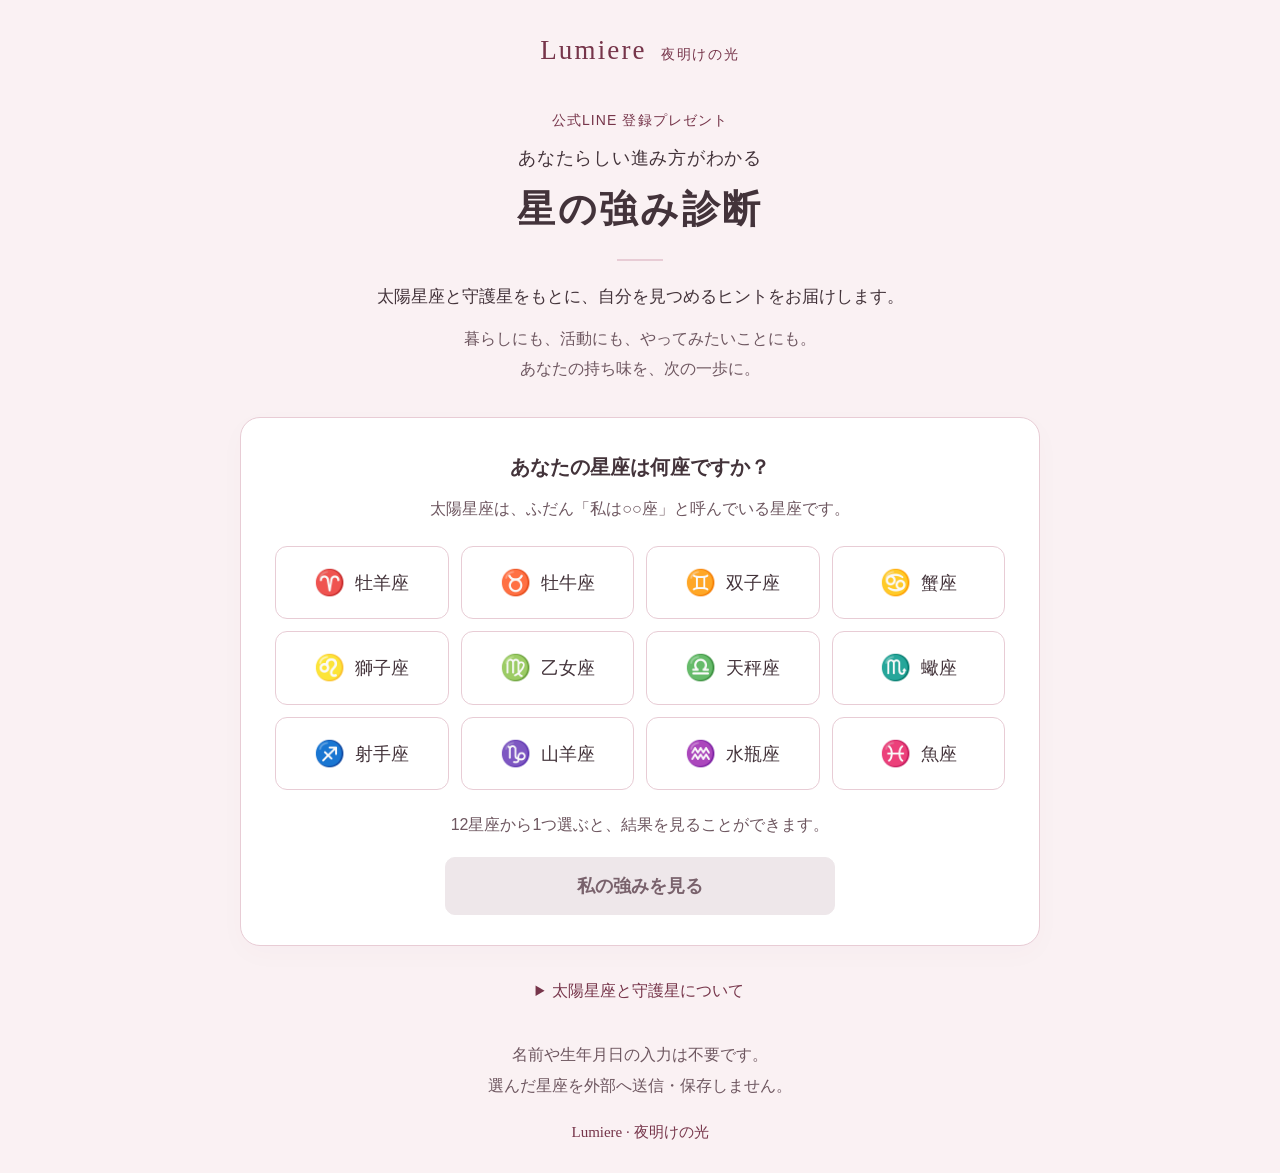
<file: index.html>
<!doctype html>
<html lang="ja">
<head>
  <meta charset="utf-8">
  <meta name="viewport" content="width=device-width, initial-scale=1">
  <title>あなたらしい進み方がわかる｜星の強み診断</title>
  <meta name="description" content="太陽星座と守護星をもとに、自分を見つめるヒントをお届けします。12星座から選んで、あなたの強みと自分らしい進み方を見つけてみませんか。">
  <meta property="og:title" content="あなたらしい進み方がわかる｜星の強み診断">
  <meta property="og:description" content="太陽星座と守護星から、あなたの強みと今日から試せるヒントをお届けします。">
  <meta property="og:type" content="website">
  <meta property="og:locale" content="ja_JP">
  <meta property="og:site_name" content="Lumiere">
  <meta name="twitter:card" content="summary">
  <meta name="theme-color" content="#faf1f3">
  <link rel="icon" href="./favicon.svg" type="image/svg+xml">
  <link rel="stylesheet" href="./style.css?v=20261008-cta">
  <script src="./results.js" defer></script>
  <script src="./app.js" defer></script>
</head>
<body>
  <header class="brand"><span class="brand-name">Lumiere</span><span class="brand-caption">夜明けの光</span></header>
  <main id="main">
    <section id="selection" aria-labelledby="app-title">
      <div class="intro">
        <p class="eyebrow">公式LINE 登録プレゼント</p>
        <h1 id="app-title"><span>あなたらしい進み方がわかる</span>星の強み診断</h1>
        <div class="rule" aria-hidden="true"></div>
        <p>太陽星座と守護星をもとに、<br class="mobile-break">自分を見つめるヒントをお届けします。</p>
        <p class="intro-note">暮らしにも、活動にも、やってみたいことにも。<br>あなたの持ち味を、次の一歩に。</p>
      </div>
      <form id="diagnosis-form" class="selection-panel">
        <fieldset>
          <legend>あなたの星座は何座ですか？</legend>
          <p id="sign-help" class="help">太陽星座は、ふだん「私は○○座」と呼んでいる星座です。</p>
          <div id="sign-options" class="sign-grid" aria-describedby="sign-help"></div>
        </fieldset>
        <p id="selection-status" class="selection-status" role="status">12星座から1つ選ぶと、結果を見ることができます。</p>
        <button id="show-result" class="primary" type="submit" disabled>私の強みを見る</button>
      </form>
      <details class="explanation"><summary>太陽星座と守護星について</summary><p>太陽星座は、生まれたときに太陽が位置していた星座。守護星は、その星座の持ち味と結びつけて考える天体です。この診断では、蠍座は火星、水瓶座は土星、魚座は木星という対応を使っています。</p><p>結果は性格や未来を決めるものではありません。ご自身の経験と照らし合わせ、心に響くヒントを受け取ってください。</p></details>
    </section>
    <section id="result" class="result-panel" aria-labelledby="result-heading" hidden>
      <div class="result-header">
        <p class="eyebrow">あなたらしい進み方がわかる｜星の強み診断</p>
        <p class="sign-heading"><span id="result-symbol" aria-hidden="true"></span><span id="result-sign"></span></p>
        <p id="result-ruler" class="ruler"></p>
        <h2 id="result-heading" tabindex="-1"></h2>
      </div>
      <div id="result-sections" class="result-sections"></div>
      <aside class="consultation" aria-labelledby="consultation-heading">
        <h3 id="consultation-heading">自分に合った方向を、もっと知りたい方へ</h3>
        <a class="primary consultation-link" href="https://forms.gle/2g2UD7wtADty63gY6" target="_blank" rel="noopener noreferrer">まずは話を聞いてみる</a>
        <p>お問い合わせフォームが別のタブで開きます。</p>
      </aside>
      <div class="result-end"><p>いまの自分にしっくりくる言葉を、<br>ひとつ、持ち帰ってみてください。</p><button id="choose-again" class="secondary" type="button">星座を選び直す</button></div>
      <p class="result-note">太陽星座と守護星をもとにした、自分を見つめるヒントです。性格や未来を決めるものではありません。</p>
    </section>
    <noscript><p class="noscript">診断を表示するには、ブラウザーのJavaScriptを有効にしてください。</p></noscript>
  </main>
  <footer><p>名前や生年月日の入力は不要です。<br>選んだ星座を外部へ送信・保存しません。</p><span>Lumiere · 夜明けの光</span></footer>
</body>
</html>
</file>
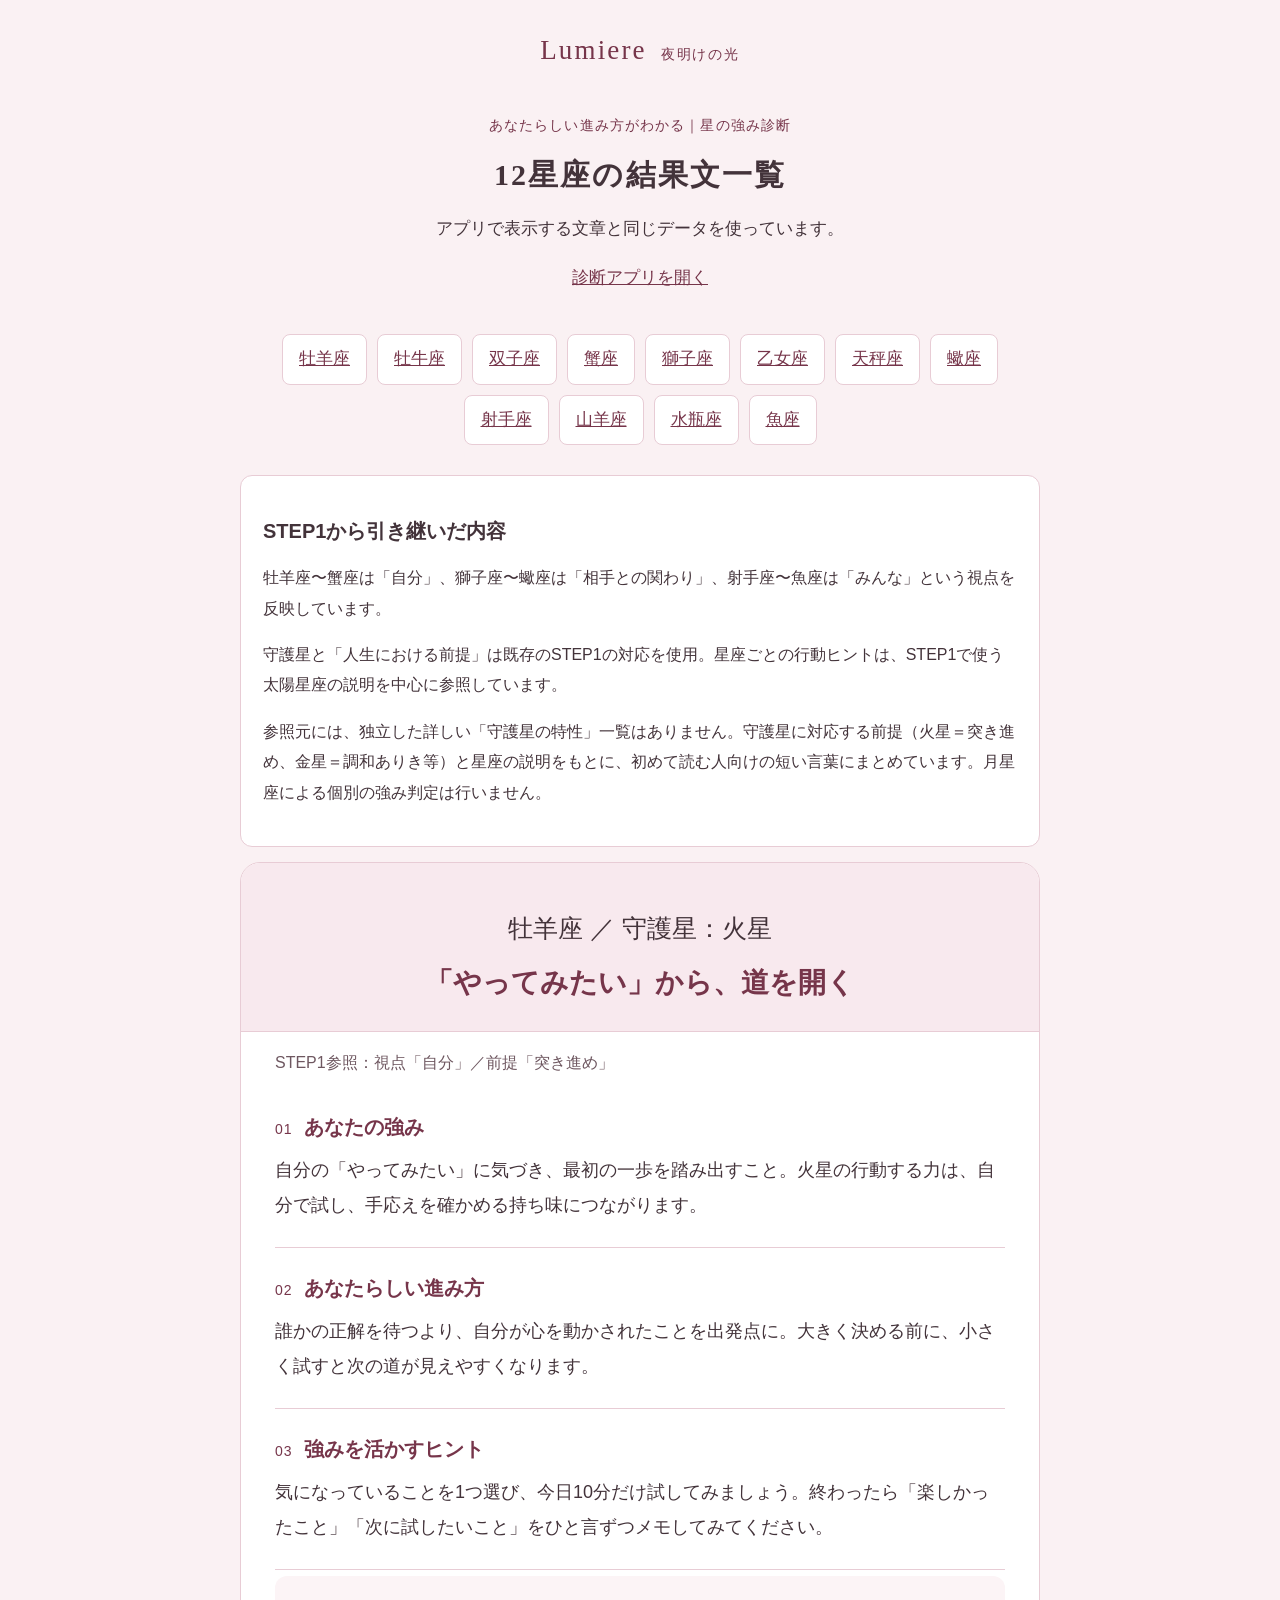
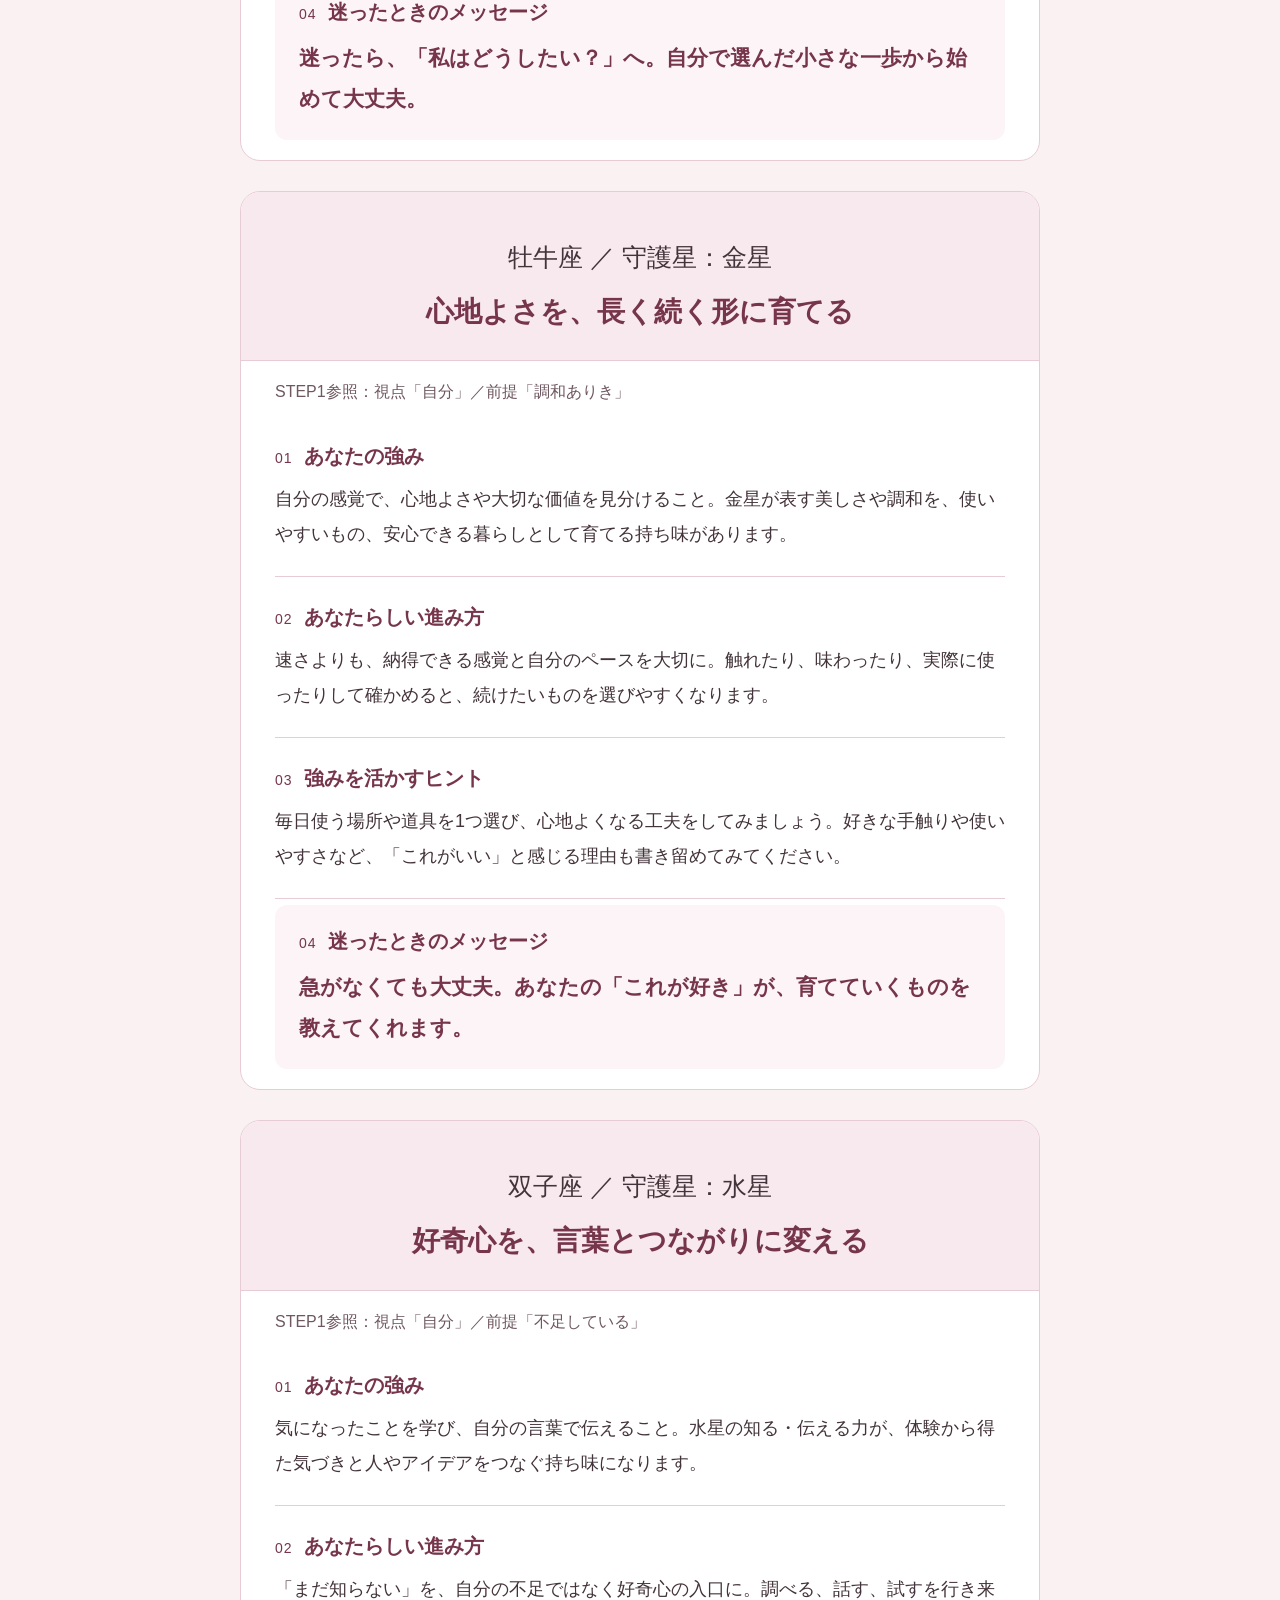
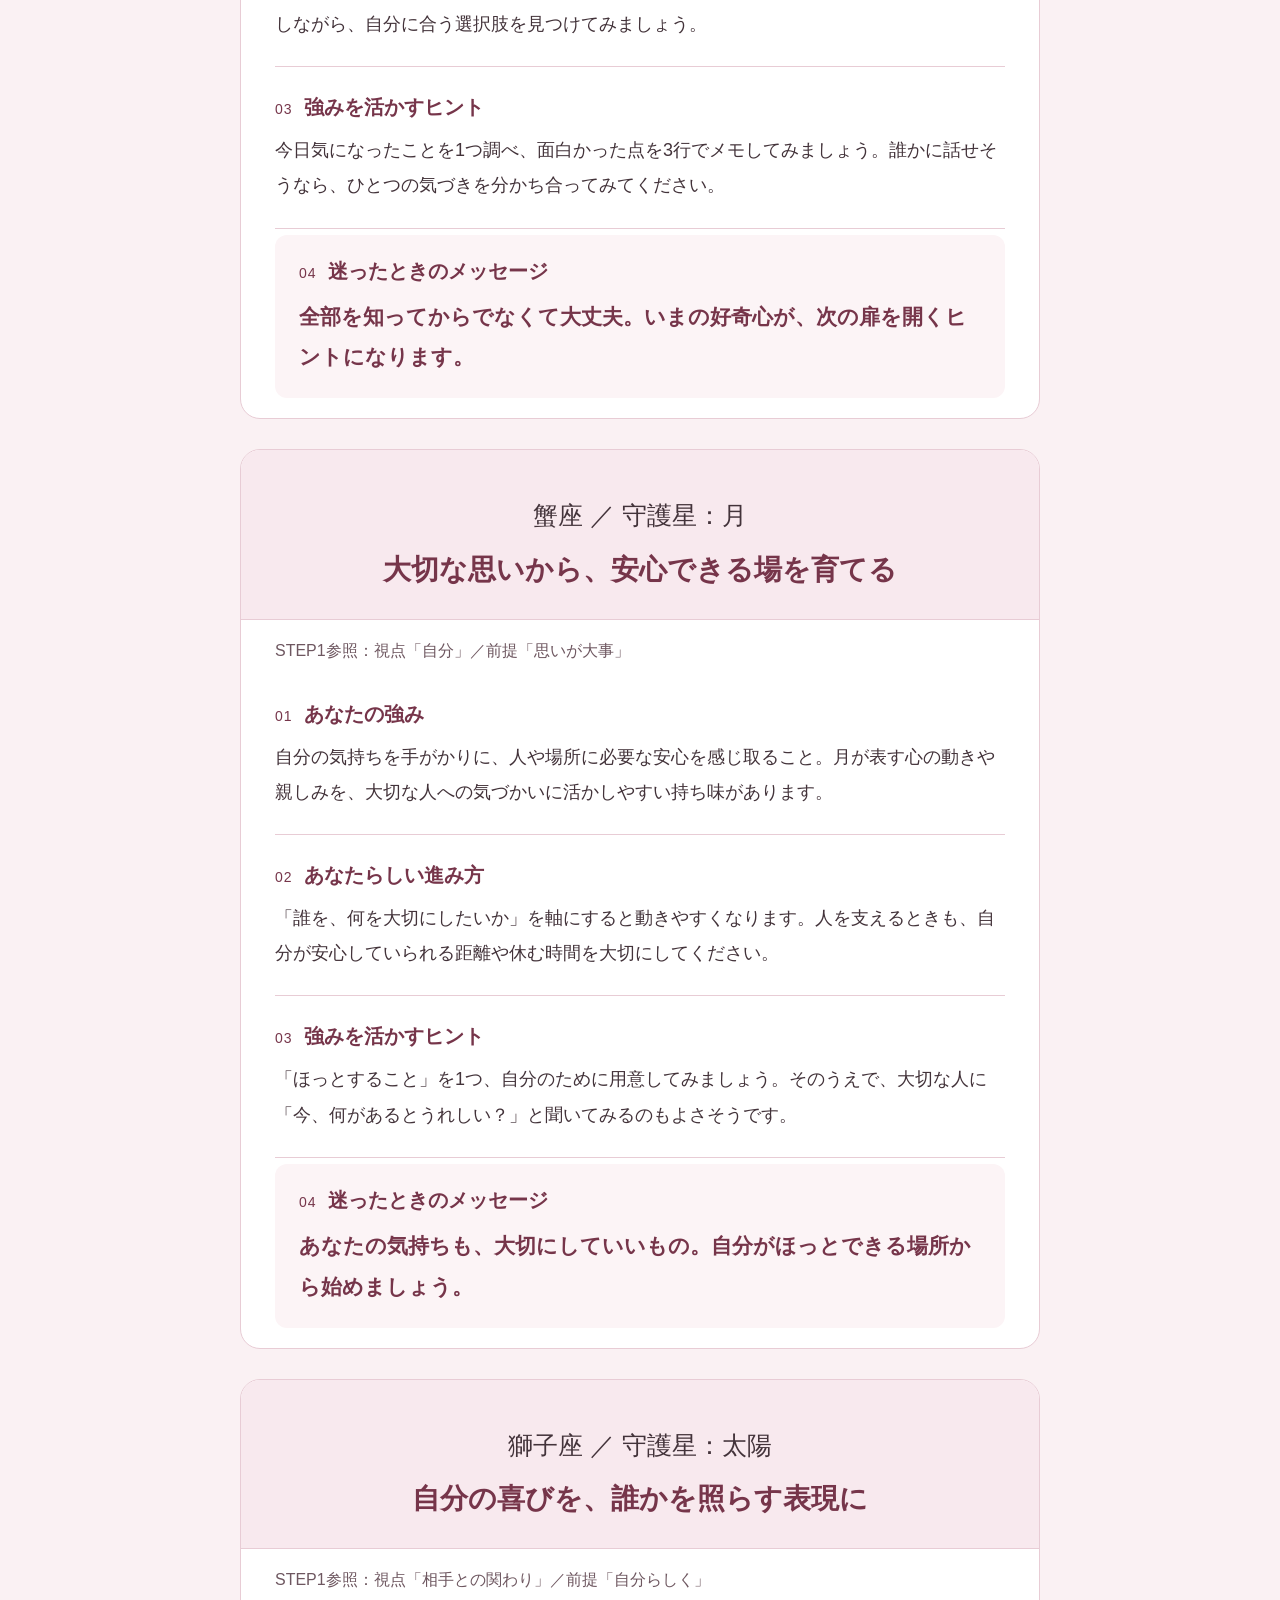
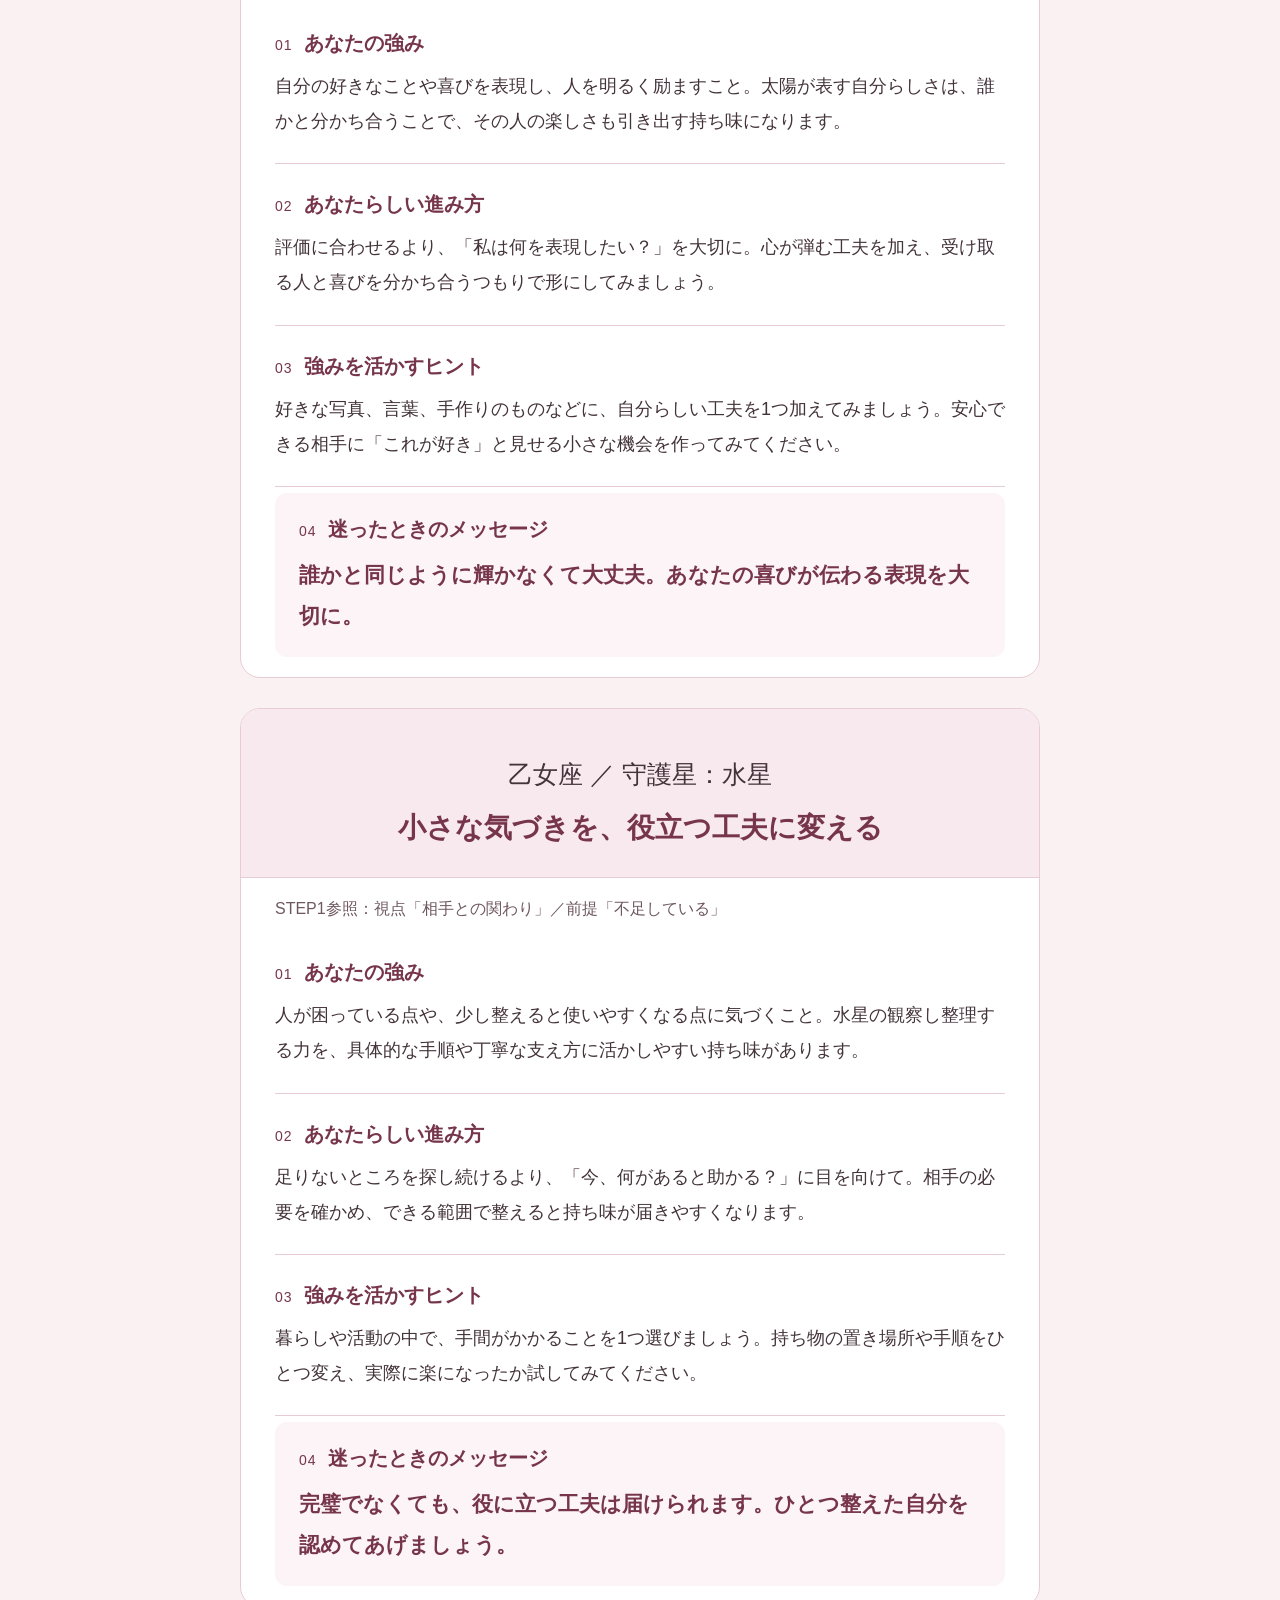
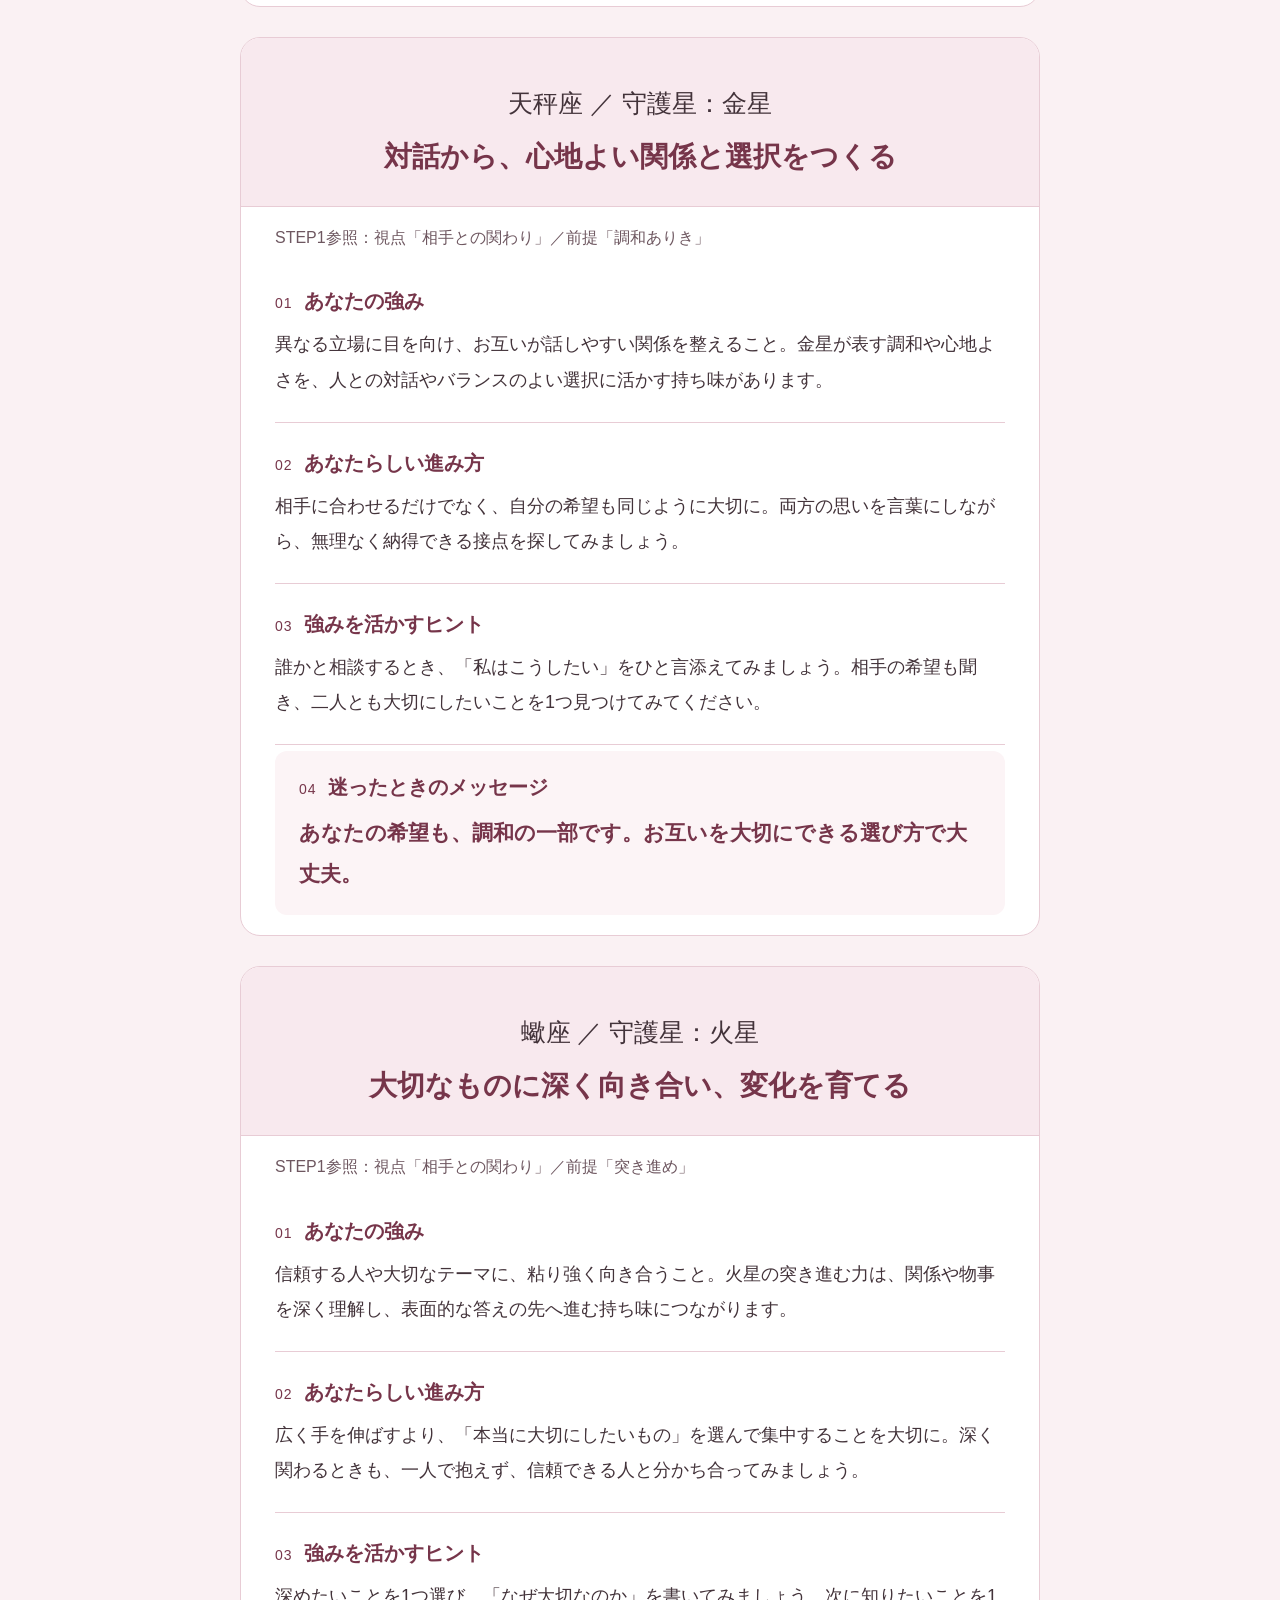
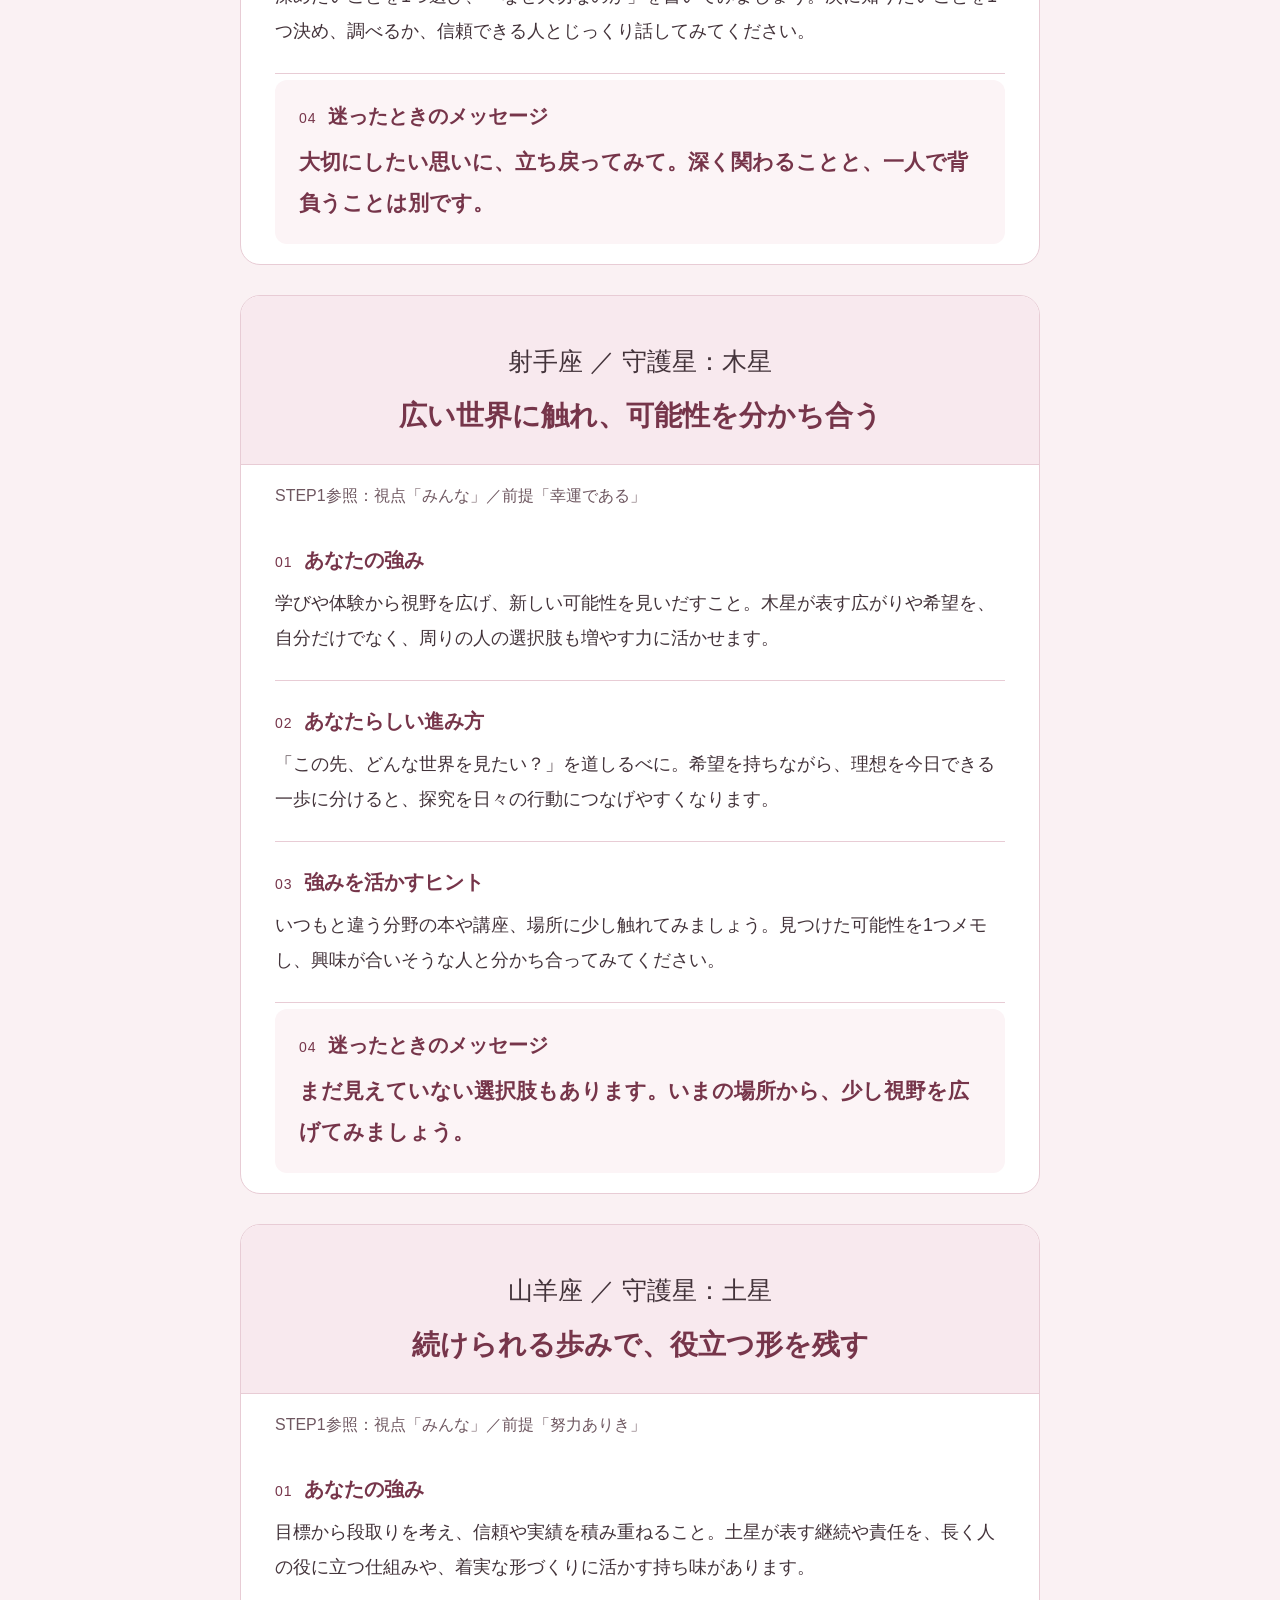
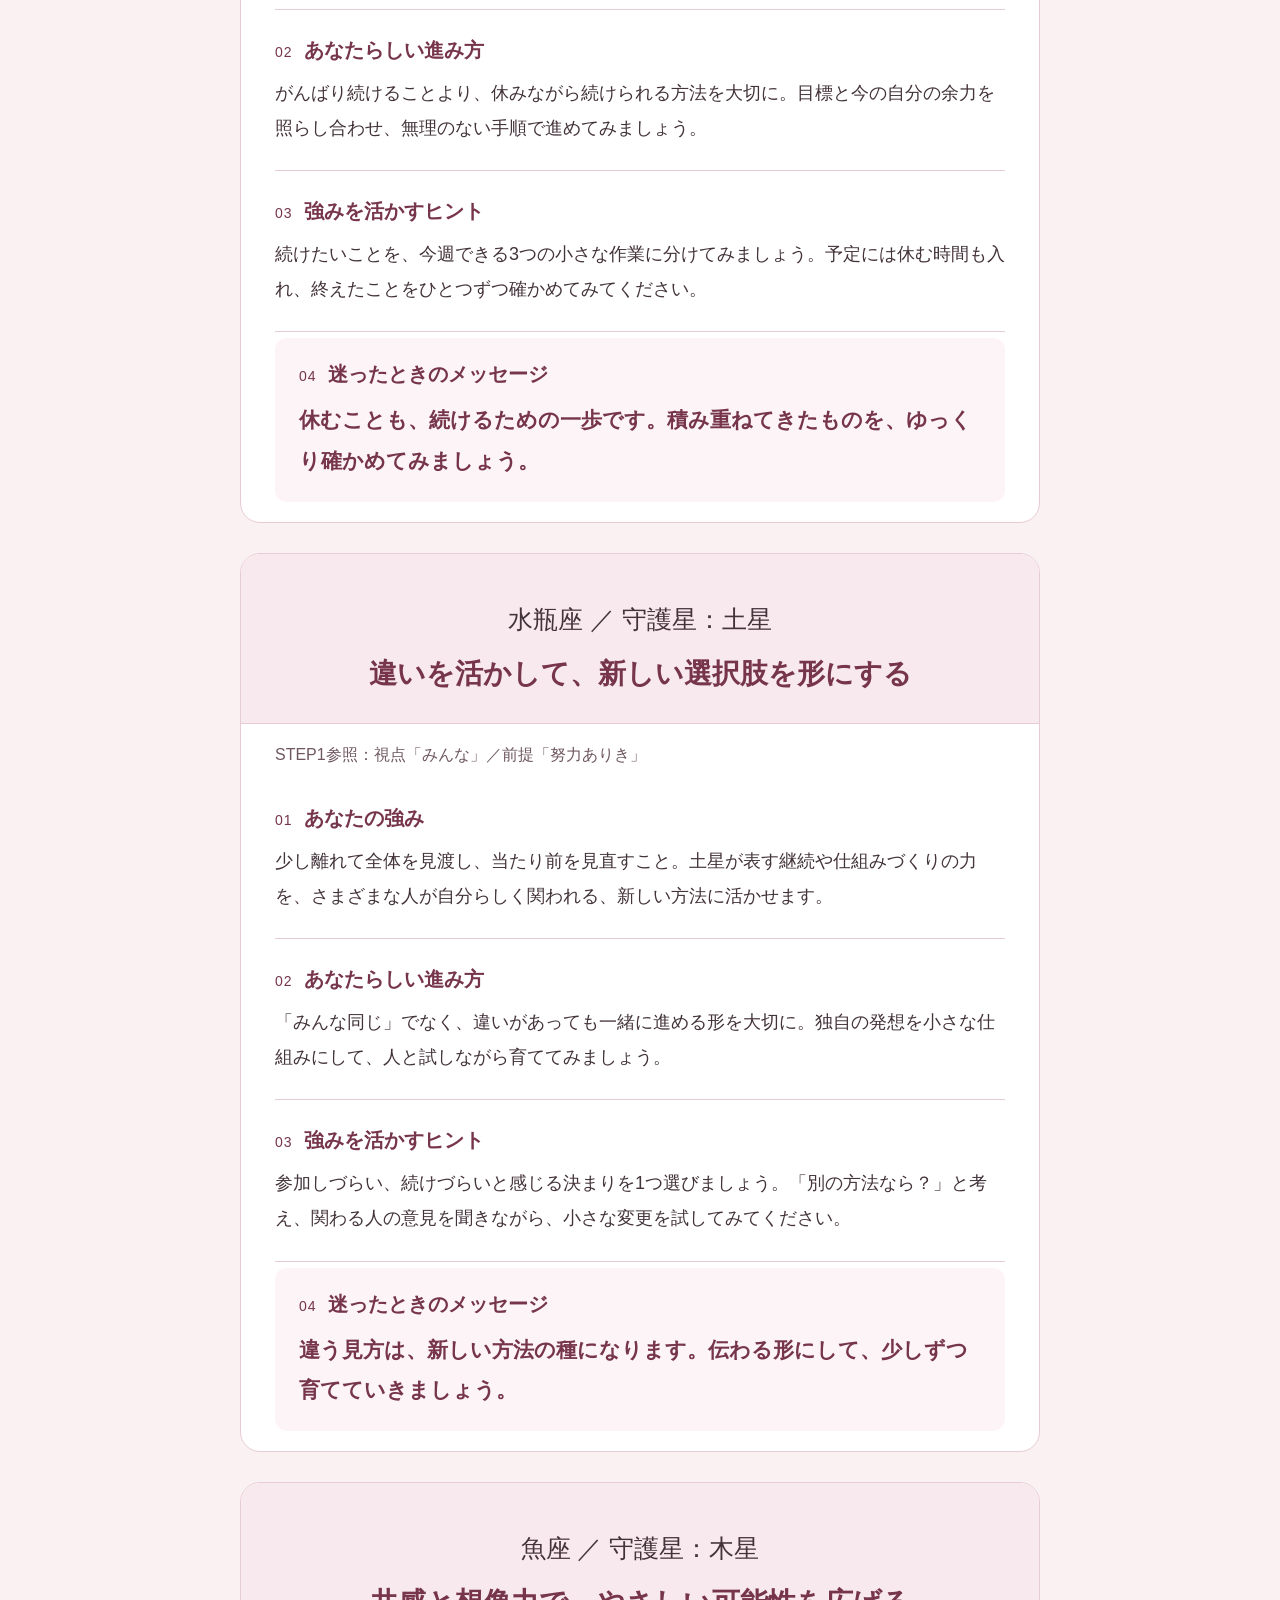
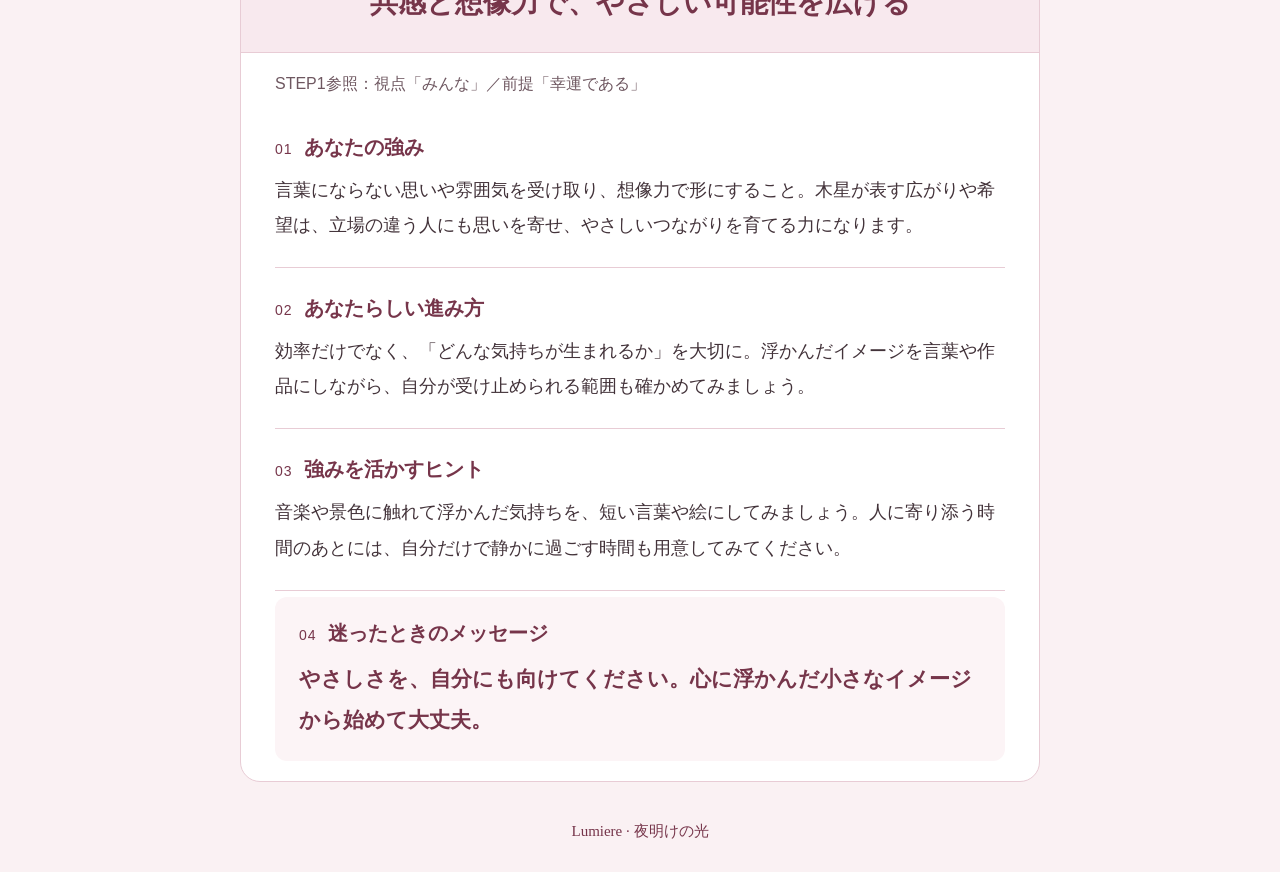
<file: results.html>
<!doctype html>
<html lang="ja">
<head>
  <meta charset="utf-8">
  <meta name="viewport" content="width=device-width, initial-scale=1">
  <meta name="robots" content="noindex">
  <title>12星座の結果文一覧｜星の強み診断</title>
  <link rel="icon" href="./favicon.svg" type="image/svg+xml">
  <link rel="stylesheet" href="./style.css">
  <script src="./results.js" defer></script>
  <script src="./app.js" defer></script>
</head>
<body>
  <header class="brand"><span class="brand-name">Lumiere</span><span class="brand-caption">夜明けの光</span></header>
  <main>
    <div class="review-intro"><p class="eyebrow">あなたらしい進み方がわかる｜星の強み診断</p><h1>12星座の結果文一覧</h1><p>アプリで表示する文章と同じデータを使っています。</p><a href="./index.html">診断アプリを開く</a></div>
    <nav id="review-index" class="review-index" aria-label="確認する星座"></nav>
    <aside class="review-provenance"><h2>STEP1から引き継いだ内容</h2><p>牡羊座〜蟹座は「自分」、獅子座〜蠍座は「相手との関わり」、射手座〜魚座は「みんな」という視点を反映しています。</p><p>守護星と「人生における前提」は既存のSTEP1の対応を使用。星座ごとの行動ヒントは、STEP1で使う太陽星座の説明を中心に参照しています。</p><p>参照元には、独立した詳しい「守護星の特性」一覧はありません。守護星に対応する前提（火星＝突き進め、金星＝調和ありき等）と星座の説明をもとに、初めて読む人向けの短い言葉にまとめています。月星座による個別の強み判定は行いません。</p></aside>
    <div id="all-results"></div>
    <noscript><p>一覧の表示には、ブラウザーのJavaScriptを有効にしてください。</p></noscript>
  </main>
  <footer><span>Lumiere · 夜明けの光</span></footer>
</body>
</html>
</file>
<file: style.css>
:root{color-scheme:light;--rose:#93485d;--rose-deep:#76354a;--ink:#43333a;--muted:#6e5760;--pink:#faf1f3;--line:#e8ccd5;--white:#fff;--serif:"Yu Mincho","Hiragino Mincho ProN",serif;--sans:"Yu Gothic","Hiragino Kaku Gothic ProN","Meiryo",sans-serif}
*{box-sizing:border-box}body{margin:0;background:var(--pink);color:var(--ink);font-family:var(--sans);font-size:17px;line-height:1.9}button,input{font:inherit}button{cursor:pointer}button:disabled{cursor:default}button,a,summary{-webkit-tap-highlight-color:transparent}button:focus-visible,a:focus-visible,summary:focus-visible{outline:3px solid var(--rose-deep);outline-offset:5px}[hidden]{display:none!important}p{margin:0 0 1em}h1,h2,h3{line-height:1.6;overflow-wrap:anywhere}main{width:min(100% - 40px,800px);margin:0 auto}.brand{display:flex;align-items:baseline;justify-content:center;gap:14px;padding:25px 20px 16px;color:var(--rose-deep)}.brand-name{font-family:var(--serif);font-size:27px;letter-spacing:.08em}.brand-caption{font-size:14px;letter-spacing:.13em}.intro{text-align:center;padding:15px 0 22px}.eyebrow{color:var(--rose-deep);font-size:14px;letter-spacing:.08em;margin-bottom:12px}h1{font-family:var(--serif);font-size:38px;letter-spacing:.07em;margin:0 0 14px;font-weight:600}h1 span{display:block;font-family:var(--sans);font-size:18px;font-weight:500;letter-spacing:.04em;margin-bottom:6px}.rule{width:46px;height:2px;background:var(--line);margin:20px auto}.intro>p{margin-bottom:10px}.intro-note{color:var(--muted);font-size:16px}.mobile-break{display:none}.selection-panel{background:white;border:1px solid var(--line);border-radius:20px;padding:30px 34px;box-shadow:0 8px 28px #76354a06}fieldset{border:0;padding:0;margin:0;min-width:0}legend{padding:0;width:100%;text-align:center;font-size:20px;font-weight:700} .help{font-size:16px;color:var(--muted);text-align:center;margin:8px 0 22px}.sign-grid{display:grid;grid-template-columns:repeat(4,minmax(0,1fr));gap:12px}.sign-option{position:relative;cursor:pointer}.sign-option input{position:absolute;width:1px;height:1px;opacity:0}.sign-face{border:1px solid var(--line);border-radius:12px;display:flex;align-items:center;justify-content:center;gap:10px;min-height:65px;padding:12px 6px;font-size:18px;background:#fff;color:var(--ink)}.sign-symbol{font-family:"Segoe UI Symbol",sans-serif;font-size:25px;color:var(--rose)}.sign-option:hover .sign-face{background:#fdf5f7;border-color:var(--rose)}.sign-option input:checked+.sign-face{background:#f7e5ec;border:2px solid var(--rose);font-weight:700;padding:11px 5px}.sign-option input:checked+.sign-face::after{content:"✓";color:var(--rose-deep);font-size:14px}.sign-option input:focus-visible+.sign-face{outline:3px solid var(--rose-deep);outline-offset:3px}.selection-status{text-align:center;font-size:16px;color:var(--muted);margin:20px 0 16px}.primary,.secondary{display:block;width:min(100%,390px);margin:auto;min-height:58px;border-radius:10px;padding:12px 20px;font-size:18px;font-weight:700;line-height:1.7}.primary{background:var(--rose);color:white;border:1px solid var(--rose)}.primary:hover:enabled{background:var(--rose-deep)}.primary:disabled{background:#eee7ea;color:#79626c;border-color:#eee7ea}.secondary{background:white;border:1px solid var(--rose);color:var(--rose-deep)}.secondary:hover{background:#fcf2f5}.explanation{margin:24px 6px;color:var(--muted);font-size:16px}.explanation summary{cursor:pointer;width:fit-content;margin:auto;color:var(--rose-deep);padding:6px}.explanation p{margin:12px 0}.result-panel{margin:15px 0 30px;border:1px solid var(--line);background:white;border-radius:20px;overflow:hidden}.result-header{text-align:center;background:#f8e9ee;padding:30px 30px 26px;border-bottom:1px solid var(--line)}.result-header .eyebrow{letter-spacing:0}.sign-heading{display:flex;justify-content:center;align-items:center;gap:12px;font-size:25px;margin:12px 0 2px}#result-symbol{font-family:"Segoe UI Symbol",sans-serif;color:var(--rose);font-size:36px}.ruler{color:var(--rose-deep);font-size:17px;margin-bottom:12px}.result-header h2{font-family:var(--serif);color:var(--rose-deep);font-size:28px;margin:8px 0 0}#result-heading:focus{outline:none}.result-sections{padding:8px 34px 0}.result-section{padding:24px 0;border-bottom:1px solid var(--line)}.result-section:last-child{border-bottom:none}.result-section h3{display:flex;gap:12px;align-items:baseline;font-size:20px;color:var(--rose-deep);margin:0 0 10px}.number{font-size:14px;font-weight:500;letter-spacing:.06em}.result-section p{margin:0;font-size:18px;line-height:1.95}.result-section.message{background:#fcf4f6;border:0;padding:20px 24px;border-radius:12px;margin:6px 0 20px}.message p{font-family:var(--serif);font-weight:600;color:var(--rose-deep);font-size:21px}.result-end{text-align:center;padding:6px 30px 24px;color:var(--muted);font-size:16px}.result-end p{margin:0 0 20px}.result-note{margin:0;padding:0 34px 26px;font-size:16px;color:var(--muted)}footer{text-align:center;padding:4px 20px 26px;color:var(--muted);font-size:16px}footer p{margin-bottom:16px}footer>span{font-family:var(--serif);font-size:15px;color:var(--rose-deep)}.noscript{padding:20px;border:1px solid var(--rose)}.review-intro{text-align:center;padding:20px 0}.review-intro h1{font-size:30px}.review-intro a{color:var(--rose-deep)}.review-index{display:flex;flex-wrap:wrap;gap:10px;justify-content:center;margin:20px 0 30px}.review-index a{color:var(--rose-deep);background:white;padding:8px 16px;border:1px solid var(--line);border-radius:8px;min-height:48px;font-size:17px}.review-provenance{background:white;border:1px solid var(--line);border-radius:12px;padding:22px;font-size:16px}.review-provenance h2{font-size:20px}.review-meta{padding:16px 34px 0;color:var(--muted);font-size:16px}.review-meta p{margin:0}.review-card{scroll-margin-top:20px}
@media(max-width:600px){main{width:calc(100% - 28px)}.brand{padding-top:18px}.intro{padding-top:8px;padding-bottom:18px}h1{font-size:31px}h1 span{font-size:16px;letter-spacing:0}.mobile-break{display:block}.intro-note{font-size:16px}.selection-panel{padding:23px 16px;border-radius:16px}legend{font-size:19px}.help{text-align:left;margin-bottom:16px}.sign-grid{grid-template-columns:repeat(3,minmax(0,1fr));gap:10px}.sign-face{flex-direction:column;gap:0;min-height:82px;font-size:17px;padding:8px 2px;line-height:1.6}.sign-option input:checked+.sign-face{padding:7px 1px}.sign-option input:checked+.sign-face::after{position:absolute;right:7px;top:5px}.sign-symbol{font-size:25px}.selection-status{margin:16px 0;font-size:16px}.primary,.secondary{font-size:18px}.result-header{padding:24px 18px}.result-header h2{font-size:25px}.result-sections{padding:4px 22px 0}.result-section{padding:20px 0}.result-section h3{font-size:19px;gap:10px}.result-section p{font-size:17px}.result-section.message{padding:18px}.message p{font-size:20px}.result-note{padding:0 22px 24px}.review-meta{padding-left:22px;padding-right:22px}.explanation{margin:20px 4px}footer{font-size:16px}}
@media(prefers-reduced-motion:reduce){*{scroll-behavior:auto!important}}
.consultation{margin:4px 22px 28px;padding:24px 18px;text-align:center;background:var(--pink);border:1px solid var(--line);border-radius:12px}.consultation h3{margin:0 0 18px;color:var(--rose-deep);font-size:20px}.consultation-link{text-decoration:none;text-align:center}.consultation-link:hover{background:var(--rose-deep)}.consultation p{margin:12px 0 0;color:var(--muted);font-size:16px}
</file>
